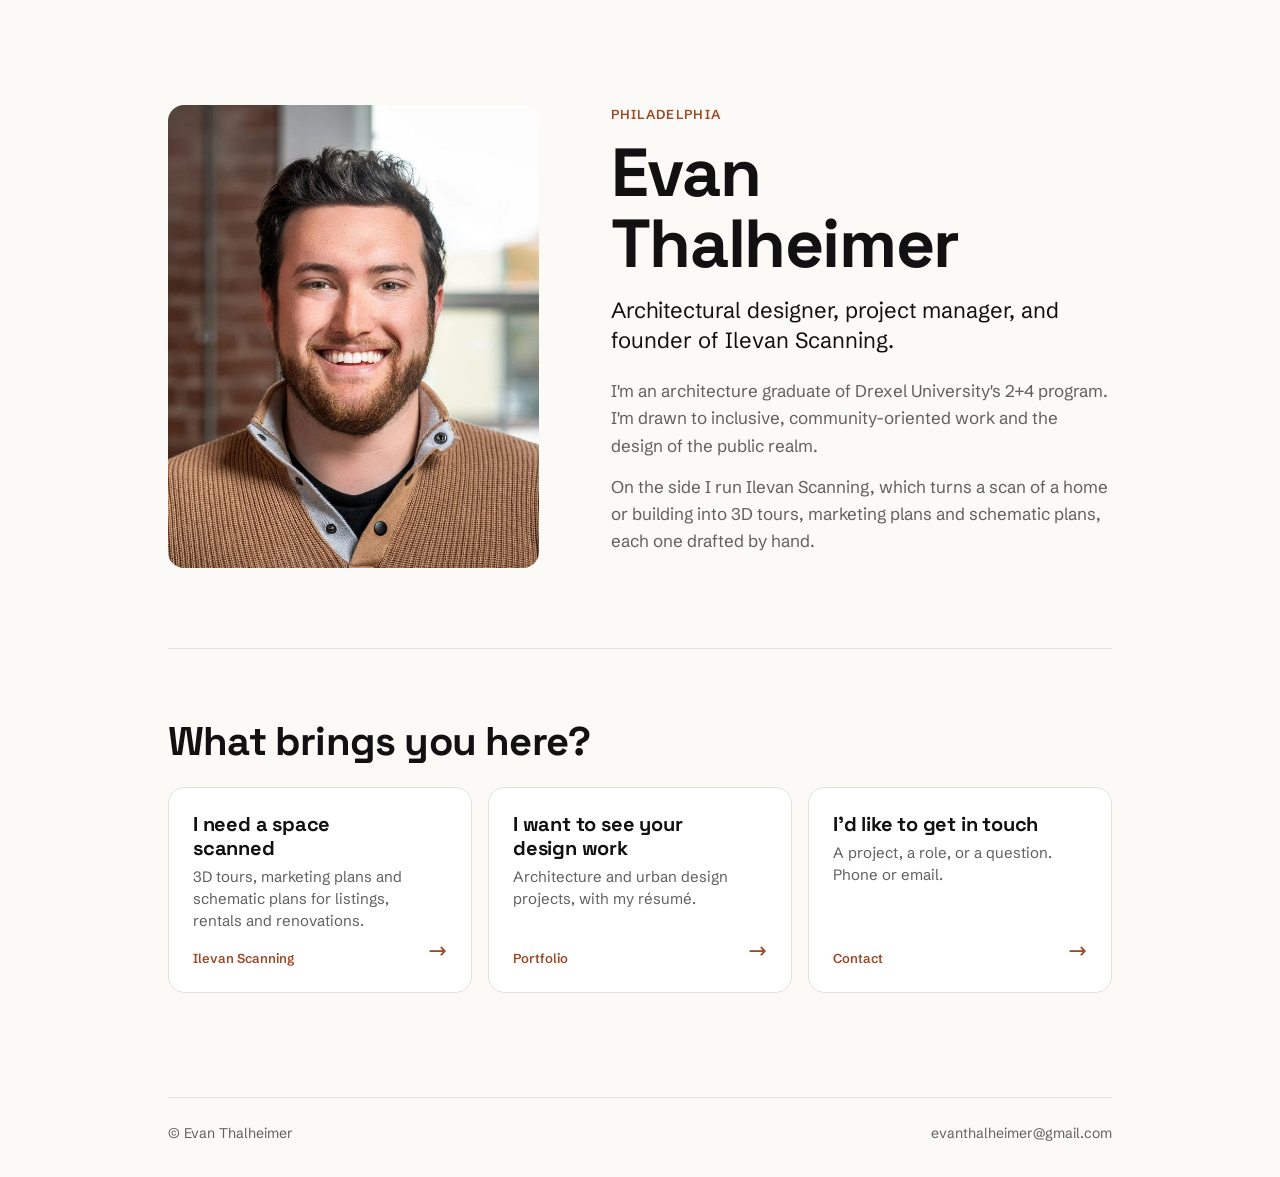
<file: index.html>
<!doctype html>
<html lang="en">
<head>
  <meta charset="utf-8">
  <meta name="viewport" content="width=device-width, initial-scale=1">
  <title>Evan Thalheimer</title>
  <meta name="description" content="Architectural designer in Philadelphia. My design portfolio, Ilevan Scanning, and how to get in touch.">
  <meta property="og:type" content="website">
  <meta property="og:title" content="Evan Thalheimer">
  <meta property="og:description" content="Architectural designer in Philadelphia. My design portfolio, Ilevan Scanning, and how to get in touch.">
  <meta property="og:url" content="https://nave1294.github.io/">
  <meta property="og:image" content="https://nave1294.github.io/assets/og-image.jpg">
  <meta name="twitter:card" content="summary_large_image">
  <link rel="preload" href="assets/schibsted-grotesk.woff2" as="font" type="font/woff2" crossorigin>
  <link rel="preload" href="assets/space-grotesk-700.woff2" as="font" type="font/woff2" crossorigin>
  <link rel="stylesheet" href="css/style.css">
</head>
<body>
  <main class="wrap">
    <section class="intro" aria-labelledby="name">
      <img class="headshot" src="assets/headshot.jpg" width="720" height="900" alt="Evan Thalheimer">
      <div class="intro-text">
        <p class="eyebrow">Philadelphia</p>
        <h1 id="name">Evan Thalheimer</h1>
        <p class="lede">Architectural designer, project manager, and founder of Ilevan Scanning.</p>
        <!-- Phones only, and high enough to show without scrolling: my details
             straight into their contacts. -->
        <a class="save-contact phone-only" href="evan-thalheimer.vcf"><svg viewBox="0 0 24 24" width="18" height="18" fill="none" stroke="currentColor" stroke-width="2" stroke-linecap="round" stroke-linejoin="round" aria-hidden="true"><circle cx="9" cy="8" r="4"/><path d="M2 21c0-3.9 3.1-7 7-7s7 3.1 7 7"/><path d="M19 8v6M16 11h6"/></svg>Add to contacts</a>
        <p>I'm an architecture graduate of Drexel University's 2+4 program. I'm drawn to inclusive, community-oriented work and the design of the public realm.</p>
        <p>On the side I run Ilevan Scanning, which turns a scan of a home or building into 3D tours, marketing plans and schematic plans, each one drafted by hand.</p>
      </div>
    </section>

    <!-- The one question: each answer goes straight to where you want to be. -->
    <section class="ask" aria-labelledby="ask-heading">
      <h2 id="ask-heading">What brings you here?</h2>
      <ul class="answers">
        <li>
          <a class="answer" href="https://nave1294.github.io/ilevan-scanning/">
            <span class="answer-text">
              <span class="answer-title">I need a space scanned</span>
              <span class="answer-detail">3D tours, marketing plans and schematic plans for listings, rentals and renovations.</span>
              <span class="answer-dest">Ilevan Scanning</span>
            </span>
            <span class="arrow" aria-hidden="true">→</span>
          </a>
        </li>
        <li>
          <a class="answer" href="https://nave1294.github.io/portfolio/">
            <span class="answer-text">
              <span class="answer-title">I want to see your design work</span>
              <span class="answer-detail">Architecture and urban design projects, with my résumé.</span>
              <span class="answer-dest">Portfolio</span>
            </span>
            <span class="arrow" aria-hidden="true">→</span>
          </a>
        </li>
        <li>
          <a class="answer" href="contact.html">
            <span class="answer-text">
              <span class="answer-title">I'd like to get in touch</span>
              <span class="answer-detail">A project, a role, or a question. Phone or email.</span>
              <span class="answer-dest">Contact</span>
            </span>
            <span class="arrow" aria-hidden="true">→</span>
          </a>
        </li>
      </ul>
    </section>
  </main>

  <footer class="wrap footer">
    <span>© Evan Thalheimer</span>
    <a href="mailto:evanthalheimer@gmail.com">evanthalheimer@gmail.com</a>
  </footer>
</body>
</html>
</file>
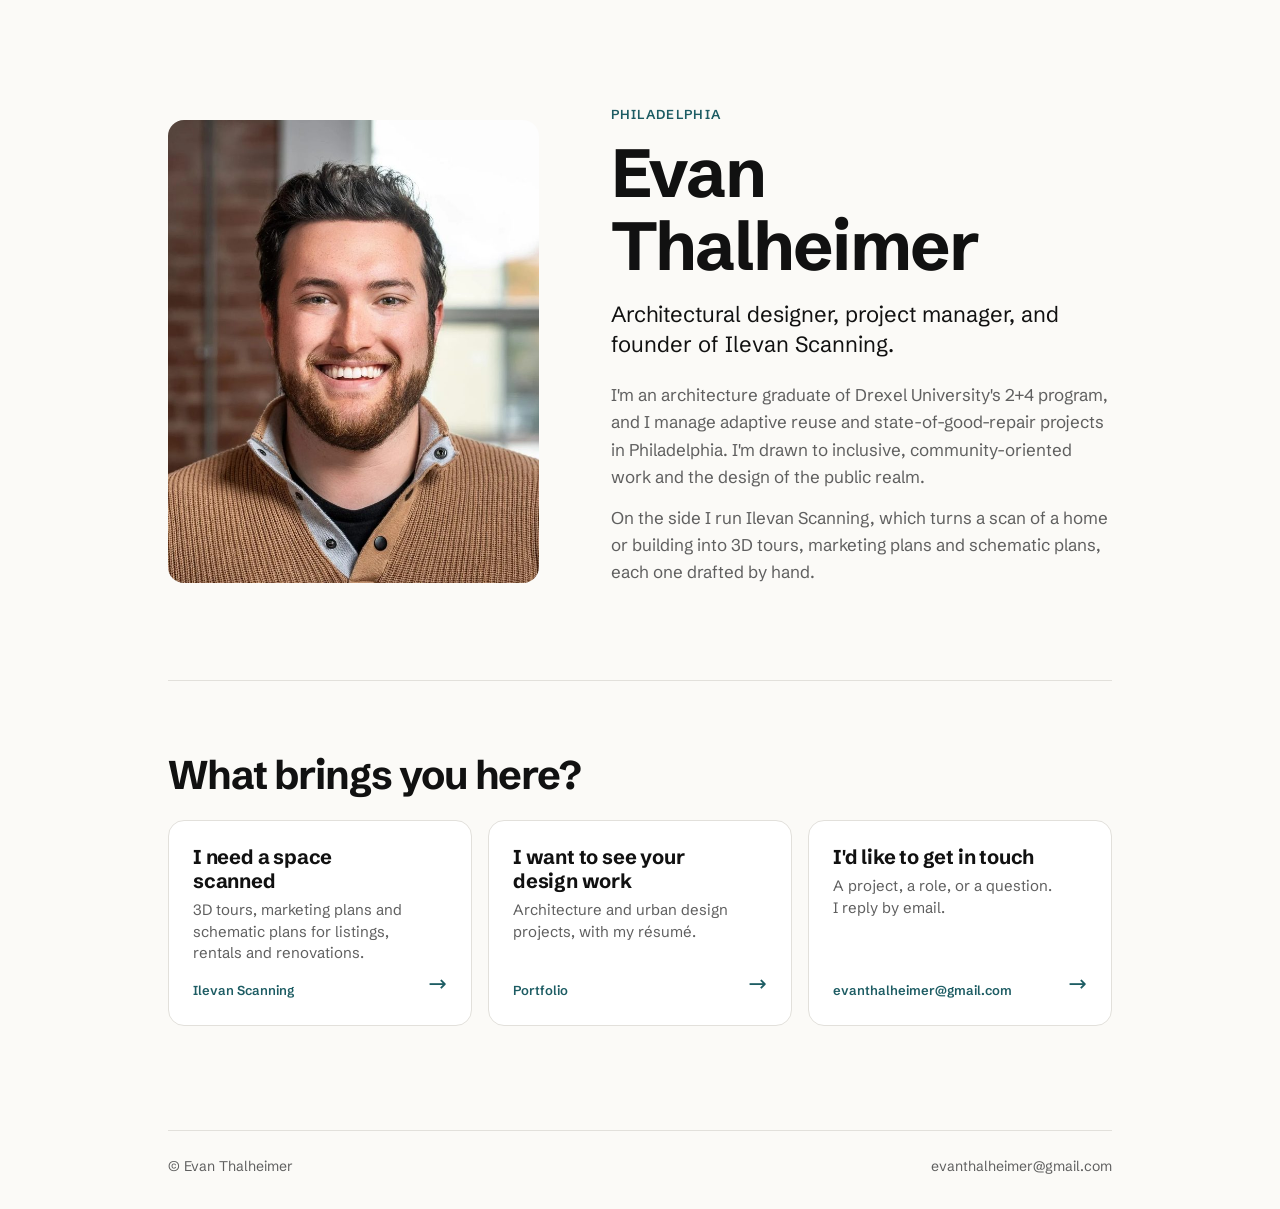
<file: site/index.html>
<!doctype html>
<html lang="en">
<head>
  <meta charset="utf-8">
  <meta name="viewport" content="width=device-width, initial-scale=1">
  <title>Evan Thalheimer</title>
  <meta name="description" content="Architectural designer in Philadelphia. My design portfolio, Ilevan Scanning, and how to get in touch.">
  <meta property="og:type" content="website">
  <meta property="og:title" content="Evan Thalheimer">
  <meta property="og:description" content="Architectural designer in Philadelphia. My design portfolio, Ilevan Scanning, and how to get in touch.">
  <meta property="og:url" content="https://nave1294.github.io/">
  <meta property="og:image" content="https://nave1294.github.io/assets/og-image.jpg">
  <meta name="twitter:card" content="summary_large_image">
  <link rel="preload" href="assets/schibsted-grotesk.woff2" as="font" type="font/woff2" crossorigin>
  <link rel="stylesheet" href="css/style.css">
</head>
<body>
  <main class="wrap">
    <section class="intro" aria-labelledby="name">
      <img class="headshot" src="assets/headshot.jpg" width="720" height="900" alt="Evan Thalheimer">
      <div class="intro-text">
        <p class="eyebrow">Philadelphia</p>
        <h1 id="name">Evan Thalheimer</h1>
        <p class="lede">Architectural designer, project manager, and founder of Ilevan Scanning.</p>
        <p>I'm an architecture graduate of Drexel University's 2+4 program, and I manage adaptive reuse and state-of-good-repair projects in Philadelphia. I'm drawn to inclusive, community-oriented work and the design of the public realm.</p>
        <p>On the side I run Ilevan Scanning, which turns a scan of a home or building into 3D tours, marketing plans and schematic plans, each one drafted by hand.</p>
      </div>
    </section>

    <!-- The one question: each answer goes straight to where you want to be. -->
    <section class="ask" aria-labelledby="ask-heading">
      <h2 id="ask-heading">What brings you here?</h2>
      <ul class="answers">
        <li>
          <a class="answer" href="https://nave1294.github.io/ilevan-scanning/">
            <span class="answer-text">
              <span class="answer-title">I need a space scanned</span>
              <span class="answer-detail">3D tours, marketing plans and schematic plans for listings, rentals and renovations.</span>
              <span class="answer-dest">Ilevan Scanning</span>
            </span>
            <span class="arrow" aria-hidden="true">→</span>
          </a>
        </li>
        <li>
          <a class="answer" href="https://nave1294.github.io/portfolio/">
            <span class="answer-text">
              <span class="answer-title">I want to see your design work</span>
              <span class="answer-detail">Architecture and urban design projects, with my résumé.</span>
              <span class="answer-dest">Portfolio</span>
            </span>
            <span class="arrow" aria-hidden="true">→</span>
          </a>
        </li>
        <li>
          <a class="answer" href="mailto:evanthalheimer@gmail.com">
            <span class="answer-text">
              <span class="answer-title">I'd like to get in touch</span>
              <span class="answer-detail">A project, a role, or a question. I reply by email.</span>
              <span class="answer-dest">evanthalheimer@gmail.com</span>
            </span>
            <span class="arrow" aria-hidden="true">→</span>
          </a>
        </li>
      </ul>
    </section>
  </main>

  <footer class="wrap footer">
    <span>© Evan Thalheimer</span>
    <a href="mailto:evanthalheimer@gmail.com">evanthalheimer@gmail.com</a>
  </footer>
</body>
</html>
</file>
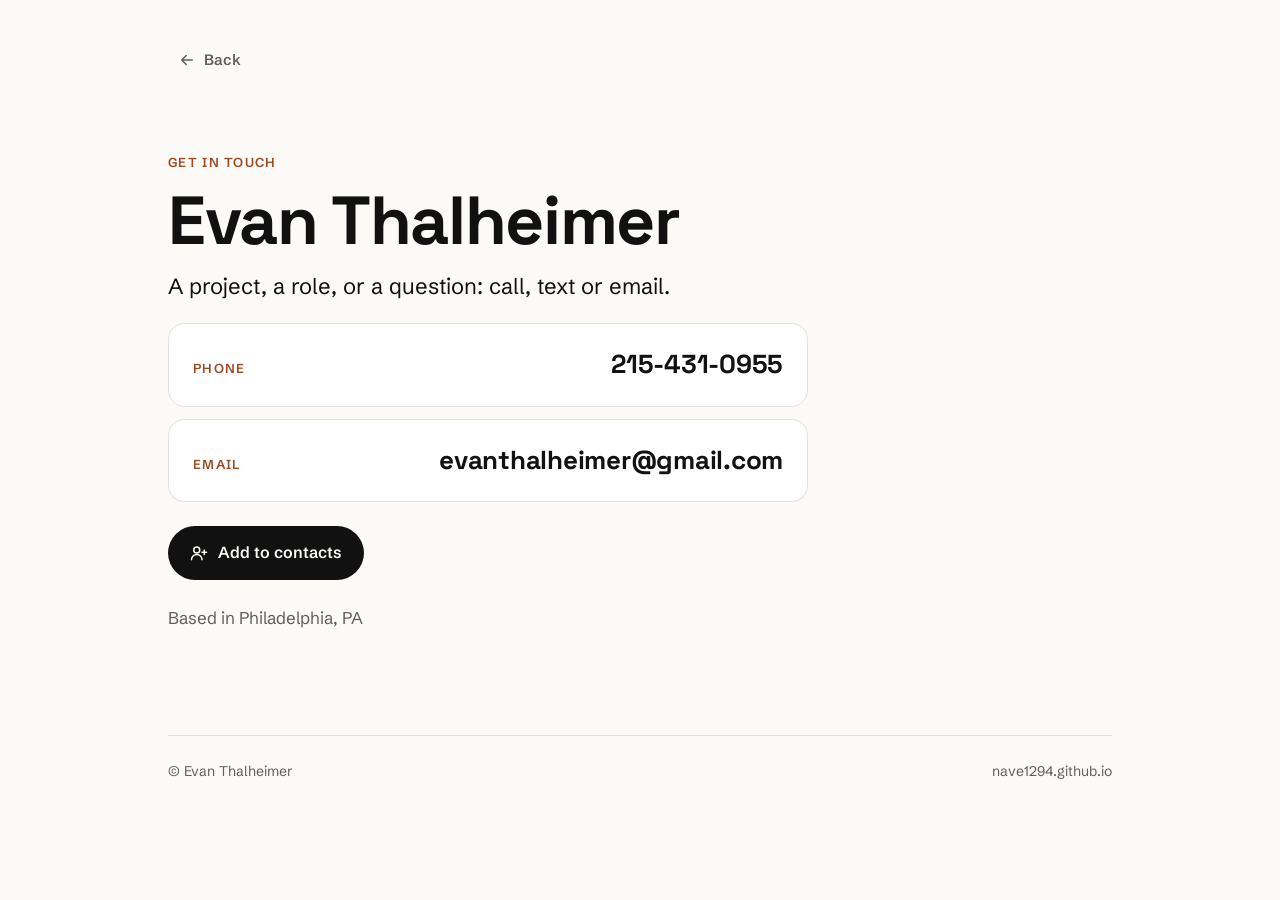
<file: contact.html>
<!doctype html>
<html lang="en">
<head>
  <meta charset="utf-8">
  <meta name="viewport" content="width=device-width, initial-scale=1">
  <title>Contact · Evan Thalheimer</title>
  <meta name="description" content="Get in touch with Evan Thalheimer: phone and email.">
  <meta property="og:type" content="website">
  <meta property="og:title" content="Contact · Evan Thalheimer">
  <meta property="og:description" content="Get in touch with Evan Thalheimer: phone and email.">
  <meta property="og:url" content="https://nave1294.github.io/contact.html">
  <meta property="og:image" content="https://nave1294.github.io/assets/og-image.jpg">
  <link rel="preload" href="assets/space-grotesk-700.woff2" as="font" type="font/woff2" crossorigin>
  <link rel="stylesheet" href="css/style.css">
</head>
<body>
  <main class="wrap">
    <a class="back" href="./">
      <svg viewBox="0 0 24 24" width="18" height="18" fill="none" stroke="currentColor" stroke-width="2" stroke-linecap="round" stroke-linejoin="round" aria-hidden="true"><path d="M19 12H5M11 18l-6-6 6-6"/></svg>
      Back
    </a>
    <section class="contact" aria-labelledby="contact-name">
      <p class="eyebrow">Get in touch</p>
      <h1 id="contact-name">Evan Thalheimer</h1>
      <p class="lede">A project, a role, or a question: call, text or email.</p>
      <ul class="contact-list">
        <li>
          <a class="contact-row" href="tel:+12154310955">
            <span class="contact-label">Phone</span>
            <span class="contact-value">215-431-0955</span>
          </a>
        </li>
        <li>
          <a class="contact-row" href="mailto:evanthalheimer@gmail.com">
            <span class="contact-label">Email</span>
            <span class="contact-value">evanthalheimer@gmail.com</span>
          </a>
        </li>
      </ul>
      <a class="save-contact" href="evan-thalheimer.vcf"><svg viewBox="0 0 24 24" width="18" height="18" fill="none" stroke="currentColor" stroke-width="2" stroke-linecap="round" stroke-linejoin="round" aria-hidden="true"><circle cx="9" cy="8" r="4"/><path d="M2 21c0-3.9 3.1-7 7-7s7 3.1 7 7"/><path d="M19 8v6M16 11h6"/></svg>Add to contacts</a>
      <p class="contact-where">Based in Philadelphia, PA</p>
    </section>
  </main>

  <footer class="wrap footer">
    <span>© Evan Thalheimer</span>
    <a href="./">nave1294.github.io</a>
  </footer>
</body>
</html>
</file>
<file: css/style.css>
/* Schibsted Grotesk, SIL Open Font License (assets/LICENSE.txt), the same
   face as the portfolio. */
@font-face {
  font-family: "Schibsted Grotesk";
  src: url("../assets/schibsted-grotesk.woff2") format("woff2");
  font-weight: 400 700;
  font-style: normal;
  font-display: swap;
}

/* Space Grotesk Bold, SIL Open Font License, latin subset: the headings,
   squarer and less round than the body face. */
@font-face {
  font-family: "Space Grotesk";
  src: url("../assets/space-grotesk-700.woff2") format("woff2");
  font-weight: 700;
  font-style: normal;
  font-display: swap;
}

:root {
  --text: #111;
  --muted: #5f5f5f;
  --border: #e2e0db;
  --bg: #fbfaf7;
  --card: #fff;
  --accent: #9c4a26; /* corten steel */
  --wrap: 1040px;
  --gutter: clamp(20px, 5vw, 48px);
  --radius: 16px;
  color-scheme: light;
}

* { box-sizing: border-box; }
html { -webkit-text-size-adjust: 100%; }
body {
  margin: 0;
  background: var(--bg);
  color: var(--text);
  font: 17px/1.6 "Schibsted Grotesk", system-ui, -apple-system, "Segoe UI", sans-serif;
}
a { color: inherit; }
img { display: block; max-width: 100%; height: auto; }
h1, h2, .answer-title { font-family: "Space Grotesk", "Schibsted Grotesk", system-ui, sans-serif; font-weight: 700; }
h1, h2 { margin: 0; line-height: 1.05; letter-spacing: -0.02em; }

.wrap { max-width: var(--wrap); margin: 0 auto; padding: 0 var(--gutter); }

/* ---------- about ---------- */
.intro {
  display: grid; grid-template-columns: minmax(0, 0.85fr) minmax(0, 1.15fr);
  gap: clamp(28px, 6vw, 72px); align-items: center;
  padding: clamp(48px, 9vw, 104px) 0 clamp(40px, 7vw, 80px);
}
.headshot { width: 100%; aspect-ratio: 4 / 5; object-fit: cover; border-radius: var(--radius); }
.eyebrow { margin: 0 0 12px; font-size: 13px; font-weight: 600; letter-spacing: 0.1em; text-transform: uppercase; color: var(--accent); }
h1 { font-size: clamp(40px, 6.5vw, 68px); margin-bottom: 16px; }
.lede { margin: 0 0 20px; font-size: clamp(19px, 2.2vw, 22px); line-height: 1.4; }
.intro-text p:not(.eyebrow):not(.lede) { margin: 0 0 14px; color: var(--muted); max-width: 36em; }

/* ---------- the question ---------- */
.ask { padding: clamp(40px, 7vw, 72px) 0 clamp(56px, 9vw, 104px); border-top: 1px solid var(--border); }
.ask h2 { font-size: clamp(28px, 4vw, 40px); margin-bottom: 24px; }
.answers { list-style: none; margin: 0; padding: 0; display: grid; grid-template-columns: repeat(3, minmax(0, 1fr)); gap: 16px; }
.answer {
  display: flex; align-items: stretch; justify-content: space-between; gap: 16px; height: 100%;
  padding: 24px; background: var(--card); border: 1px solid var(--border); border-radius: var(--radius);
  text-decoration: none; transition: border-color 0.2s, box-shadow 0.2s, transform 0.2s;
}
.answer:hover, .answer:focus-visible { border-color: var(--accent); box-shadow: inset 0 0 0 1px var(--accent); transform: translateY(-2px); }
.answer:focus-visible { outline: 2px solid var(--accent); outline-offset: 3px; }
.answer-text { display: flex; flex-direction: column; gap: 6px; }
.answer-title { font-size: 20px; font-weight: 700; line-height: 1.2; letter-spacing: -0.01em; }
.answer-detail { font-size: 15px; color: var(--muted); line-height: 1.45; }
.answer-dest { margin-top: auto; padding-top: 10px; font-size: 13px; font-weight: 600; color: var(--accent); overflow-wrap: anywhere; }
.arrow { align-self: flex-end; font-size: 22px; color: var(--accent); transition: transform 0.2s; }
.answer:hover .arrow, .answer:focus-visible .arrow { transform: translateX(4px); }

/* ---------- add to contacts ---------- */
/* A button that hands over evan-thalheimer.vcf: the phone opens it as a new
   contact. On the home page it shows on phones only. */
.save-contact {
  display: inline-flex; align-items: center; justify-content: center; gap: 10px;
  margin: 8px 0 0; padding: 14px 22px; border-radius: 999px;
  background: var(--text); color: var(--bg); font-weight: 600; font-size: 16px; text-decoration: none;
  transition: background 0.2s;
}
.save-contact:hover { background: var(--accent); }
.save-contact:focus-visible { outline: 2px solid var(--accent); outline-offset: 3px; }
.contact .save-contact { margin: 0 0 24px; }
.phone-only { display: none; }
@media (max-width: 820px) {
  .phone-only { display: flex; width: 100%; margin: 0 0 24px; }
}

/* ---------- contact page ---------- */
.back { display: inline-flex; align-items: center; gap: 8px; margin-top: clamp(24px, 4vw, 40px); padding: 8px 14px 8px 10px; border-radius: 999px; font-size: 15px; font-weight: 600; color: var(--muted); text-decoration: none; transition: background 0.15s, color 0.15s; }
.back:hover { background: #efede8; color: var(--text); }
.back:focus-visible { outline: 2px solid var(--accent); outline-offset: 2px; }
.contact { max-width: 640px; padding: clamp(32px, 6vw, 72px) 0 clamp(56px, 9vw, 104px); }
.contact-list { list-style: none; margin: 8px 0 24px; padding: 0; display: grid; gap: 12px; }
.contact-row {
  display: flex; flex-wrap: wrap; align-items: baseline; justify-content: space-between; gap: 4px 16px;
  padding: 20px 24px; background: var(--card); border: 1px solid var(--border); border-radius: var(--radius);
  text-decoration: none; transition: border-color 0.2s, box-shadow 0.2s;
}
.contact-row:hover, .contact-row:focus-visible { border-color: var(--accent); box-shadow: inset 0 0 0 1px var(--accent); }
.contact-row:focus-visible { outline: 2px solid var(--accent); outline-offset: 3px; }
.contact-label { font-size: 13px; font-weight: 600; letter-spacing: 0.1em; text-transform: uppercase; color: var(--accent); }
.contact-value { font-family: "Space Grotesk", "Schibsted Grotesk", system-ui, sans-serif; font-weight: 700; font-size: clamp(20px, 3vw, 26px); letter-spacing: -0.01em; overflow-wrap: anywhere; }
.contact-where { color: var(--muted); margin: 0; }

.footer { display: flex; max-width: calc(var(--wrap) - 2 * var(--gutter)); padding-left: 0; padding-right: 0; flex-wrap: wrap; justify-content: space-between; gap: 8px 24px; padding-top: 24px; padding-bottom: 32px; border-top: 1px solid var(--border); font-size: 14px; color: var(--muted); }
.footer a { text-decoration: none; }
.footer a:hover { text-decoration: underline; }

@media (max-width: 1100px) { .footer { margin-left: var(--gutter); margin-right: var(--gutter); } }

@media (max-width: 820px) {
  .intro { grid-template-columns: 1fr; }
  /* Small enough, on a short screen too, that the Add to contacts button
     shows without scrolling. */
  .intro { padding-top: 28px; gap: 20px; }
  .headshot { max-width: min(150px, 21vh); }
  .answers { grid-template-columns: 1fr; gap: 12px; }
  .answer { align-items: center; padding: 20px; }
}

@media (prefers-reduced-motion: reduce) {
  .answer, .arrow { transition: none; }
  .answer:hover, .answer:focus-visible, .answer:hover .arrow { transform: none; }
}
</file>
<file: site/css/style.css>
/* Schibsted Grotesk, SIL Open Font License (assets/LICENSE.txt), the same
   face as the portfolio. */
@font-face {
  font-family: "Schibsted Grotesk";
  src: url("../assets/schibsted-grotesk.woff2") format("woff2");
  font-weight: 400 700;
  font-style: normal;
  font-display: swap;
}

:root {
  --text: #111;
  --muted: #5f5f5f;
  --border: #e2e0db;
  --bg: #fbfaf7;
  --card: #fff;
  --accent: #1d5c63;
  --wrap: 1040px;
  --gutter: clamp(20px, 5vw, 48px);
  --radius: 16px;
  color-scheme: light;
}

* { box-sizing: border-box; }
html { -webkit-text-size-adjust: 100%; }
body {
  margin: 0;
  background: var(--bg);
  color: var(--text);
  font: 17px/1.6 "Schibsted Grotesk", system-ui, -apple-system, "Segoe UI", sans-serif;
}
a { color: inherit; }
img { display: block; max-width: 100%; height: auto; }
h1, h2 { margin: 0; line-height: 1.08; letter-spacing: -0.025em; }

.wrap { max-width: var(--wrap); margin: 0 auto; padding: 0 var(--gutter); }

/* ---------- about ---------- */
.intro {
  display: grid; grid-template-columns: minmax(0, 0.85fr) minmax(0, 1.15fr);
  gap: clamp(28px, 6vw, 72px); align-items: center;
  padding: clamp(48px, 9vw, 104px) 0 clamp(40px, 7vw, 80px);
}
.headshot { width: 100%; aspect-ratio: 4 / 5; object-fit: cover; border-radius: var(--radius); }
.eyebrow { margin: 0 0 12px; font-size: 13px; font-weight: 600; letter-spacing: 0.1em; text-transform: uppercase; color: var(--accent); }
h1 { font-size: clamp(40px, 6.5vw, 68px); margin-bottom: 16px; }
.lede { margin: 0 0 20px; font-size: clamp(19px, 2.2vw, 22px); line-height: 1.4; }
.intro-text p:not(.eyebrow):not(.lede) { margin: 0 0 14px; color: var(--muted); max-width: 36em; }

/* ---------- the question ---------- */
.ask { padding: clamp(40px, 7vw, 72px) 0 clamp(56px, 9vw, 104px); border-top: 1px solid var(--border); }
.ask h2 { font-size: clamp(28px, 4vw, 40px); margin-bottom: 24px; }
.answers { list-style: none; margin: 0; padding: 0; display: grid; grid-template-columns: repeat(3, minmax(0, 1fr)); gap: 16px; }
.answer {
  display: flex; align-items: stretch; justify-content: space-between; gap: 16px; height: 100%;
  padding: 24px; background: var(--card); border: 1px solid var(--border); border-radius: var(--radius);
  text-decoration: none; transition: border-color 0.2s, box-shadow 0.2s, transform 0.2s;
}
.answer:hover, .answer:focus-visible { border-color: var(--accent); box-shadow: inset 0 0 0 1px var(--accent); transform: translateY(-2px); }
.answer:focus-visible { outline: 2px solid var(--accent); outline-offset: 3px; }
.answer-text { display: flex; flex-direction: column; gap: 6px; }
.answer-title { font-size: 20px; font-weight: 700; line-height: 1.2; letter-spacing: -0.01em; }
.answer-detail { font-size: 15px; color: var(--muted); line-height: 1.45; }
.answer-dest { margin-top: auto; padding-top: 10px; font-size: 13px; font-weight: 600; color: var(--accent); overflow-wrap: anywhere; }
.arrow { align-self: flex-end; font-size: 22px; color: var(--accent); transition: transform 0.2s; }
.answer:hover .arrow, .answer:focus-visible .arrow { transform: translateX(4px); }

.footer { display: flex; max-width: calc(var(--wrap) - 2 * var(--gutter)); padding-left: 0; padding-right: 0; flex-wrap: wrap; justify-content: space-between; gap: 8px 24px; padding-top: 24px; padding-bottom: 32px; border-top: 1px solid var(--border); font-size: 14px; color: var(--muted); }
.footer a { text-decoration: none; }
.footer a:hover { text-decoration: underline; }

@media (max-width: 1100px) { .footer { margin-left: var(--gutter); margin-right: var(--gutter); } }

@media (max-width: 820px) {
  .intro { grid-template-columns: 1fr; }
  .headshot { max-width: 300px; }
  .answers { grid-template-columns: 1fr; gap: 12px; }
  .answer { align-items: center; padding: 20px; }
}

@media (prefers-reduced-motion: reduce) {
  .answer, .arrow { transition: none; }
  .answer:hover, .answer:focus-visible, .answer:hover .arrow { transform: none; }
}
</file>
